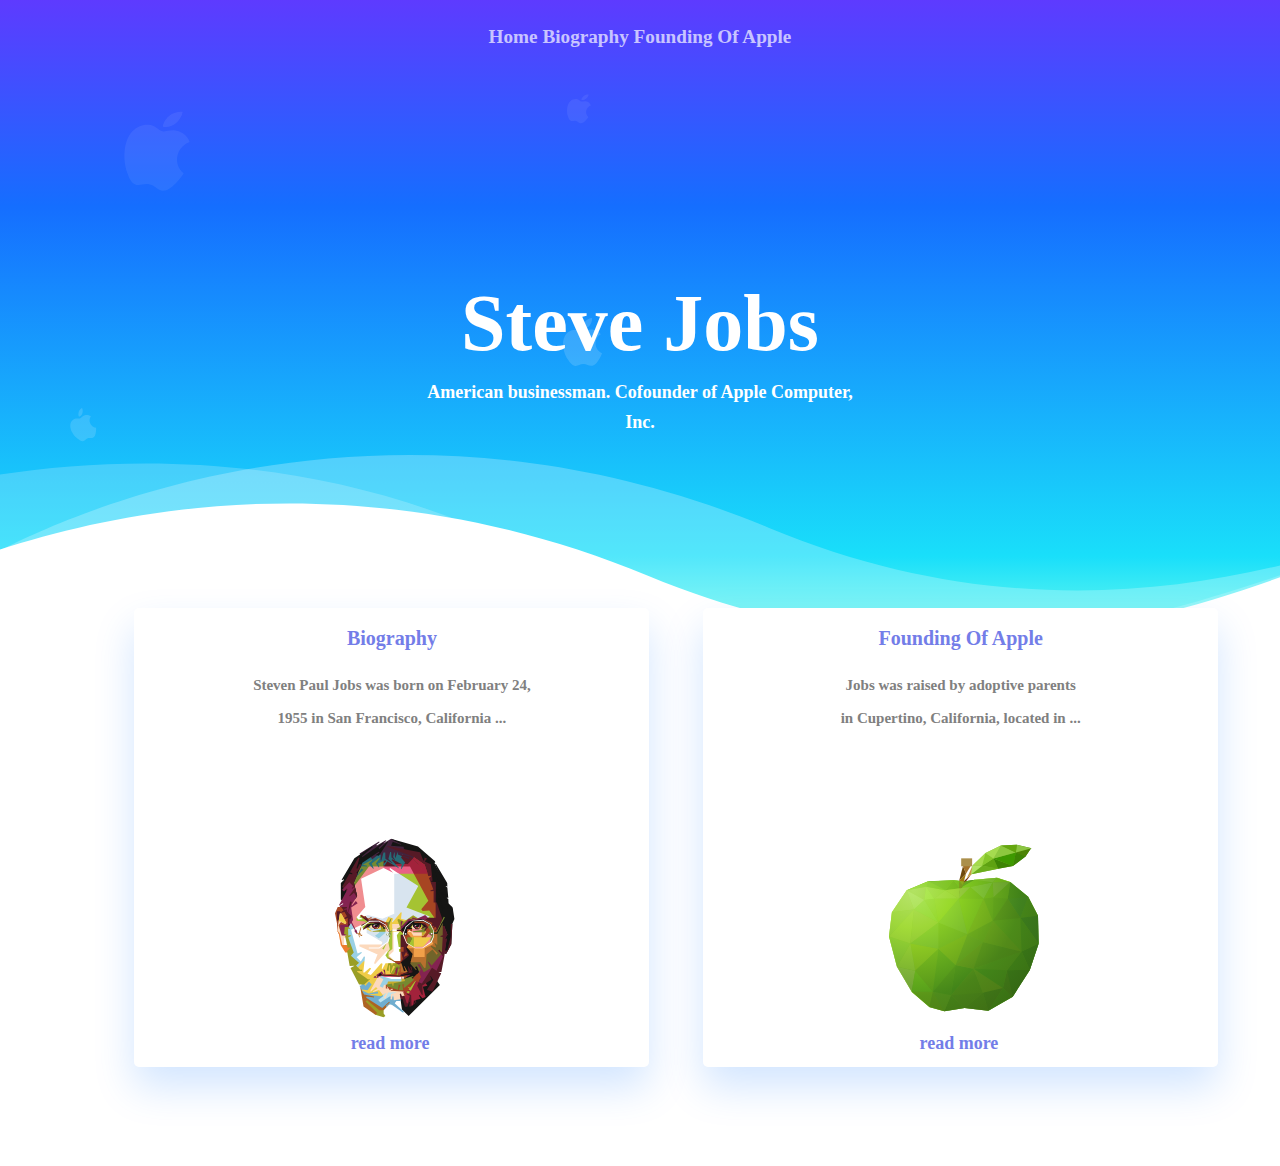
<file: Steve Jobs/Index.html>
<!doctype html>
<html>
<head>
<meta charset=utf8>
<title>Steve Jobs</title>
 <link rel="stylesheet" href="sj.css">
</head>
<body>
<div id="menu"><p id="tp">Home Biography Founding Of Apple</p></div>
<div id="txt"><h1 id="htxt">Steve Jobs</h1><p id="ptxt">American businessman. Cofounder of Apple Computer, Inc.</p></div>
     
  
  
  <div id="bg1"><img src="img/vec1.svg" id="vec1">
      <h1 class="h1">Biography</h1> 
  <p class="p1">Steven Paul Jobs was born on February 24, </p>
  <p class="p1"> 1955 in San Francisco, California ...</p>
    <a href="biography.html" class="a1">read more</a>
  
   </div>
   <div id="bg2"><img src="img/vec2.svg" id="vec2">

   <h1 class="h1">Founding Of Apple</h1> 
  <p class="p1">Jobs was raised by adoptive parents </p>
  <p class="p1"> in Cupertino, California, located in ... </p>
    <a href="FOA.html" class="a1">read more</a>
  </div>
 
      

</body>
</html>
</file>
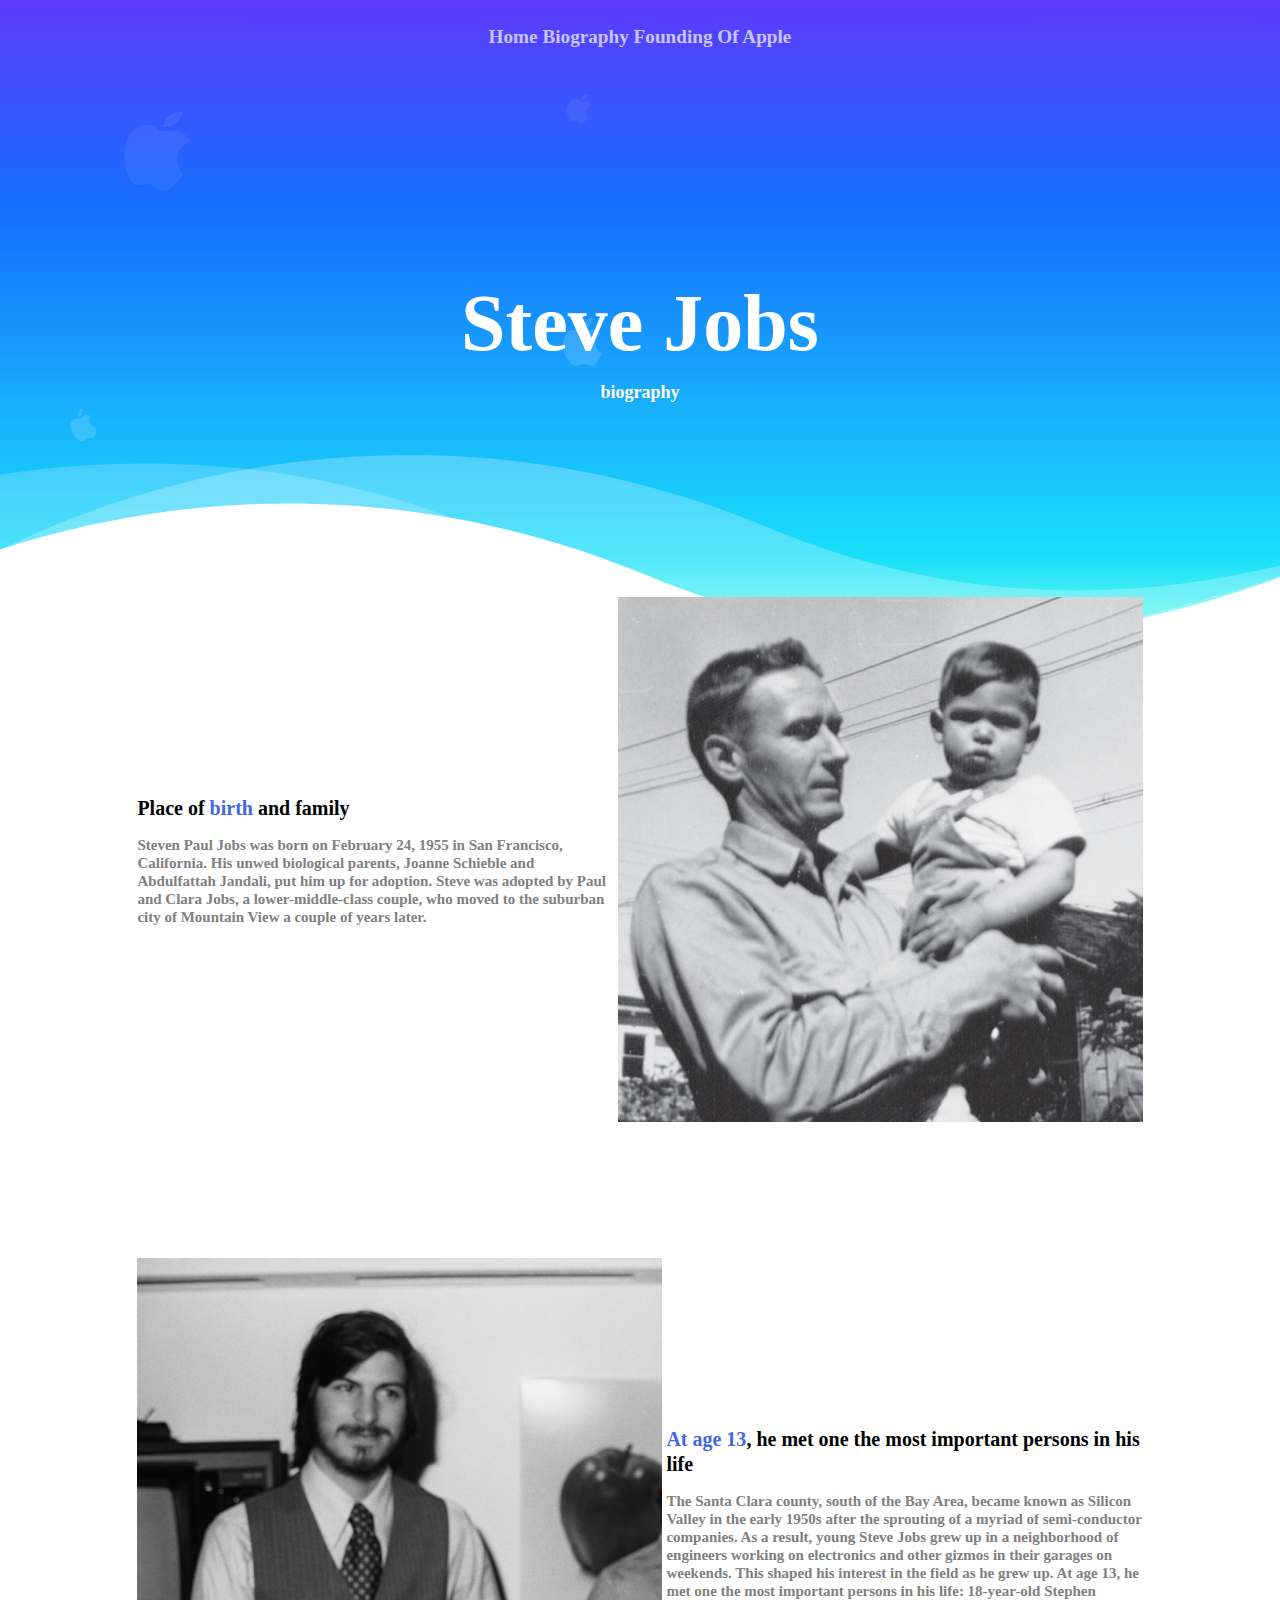
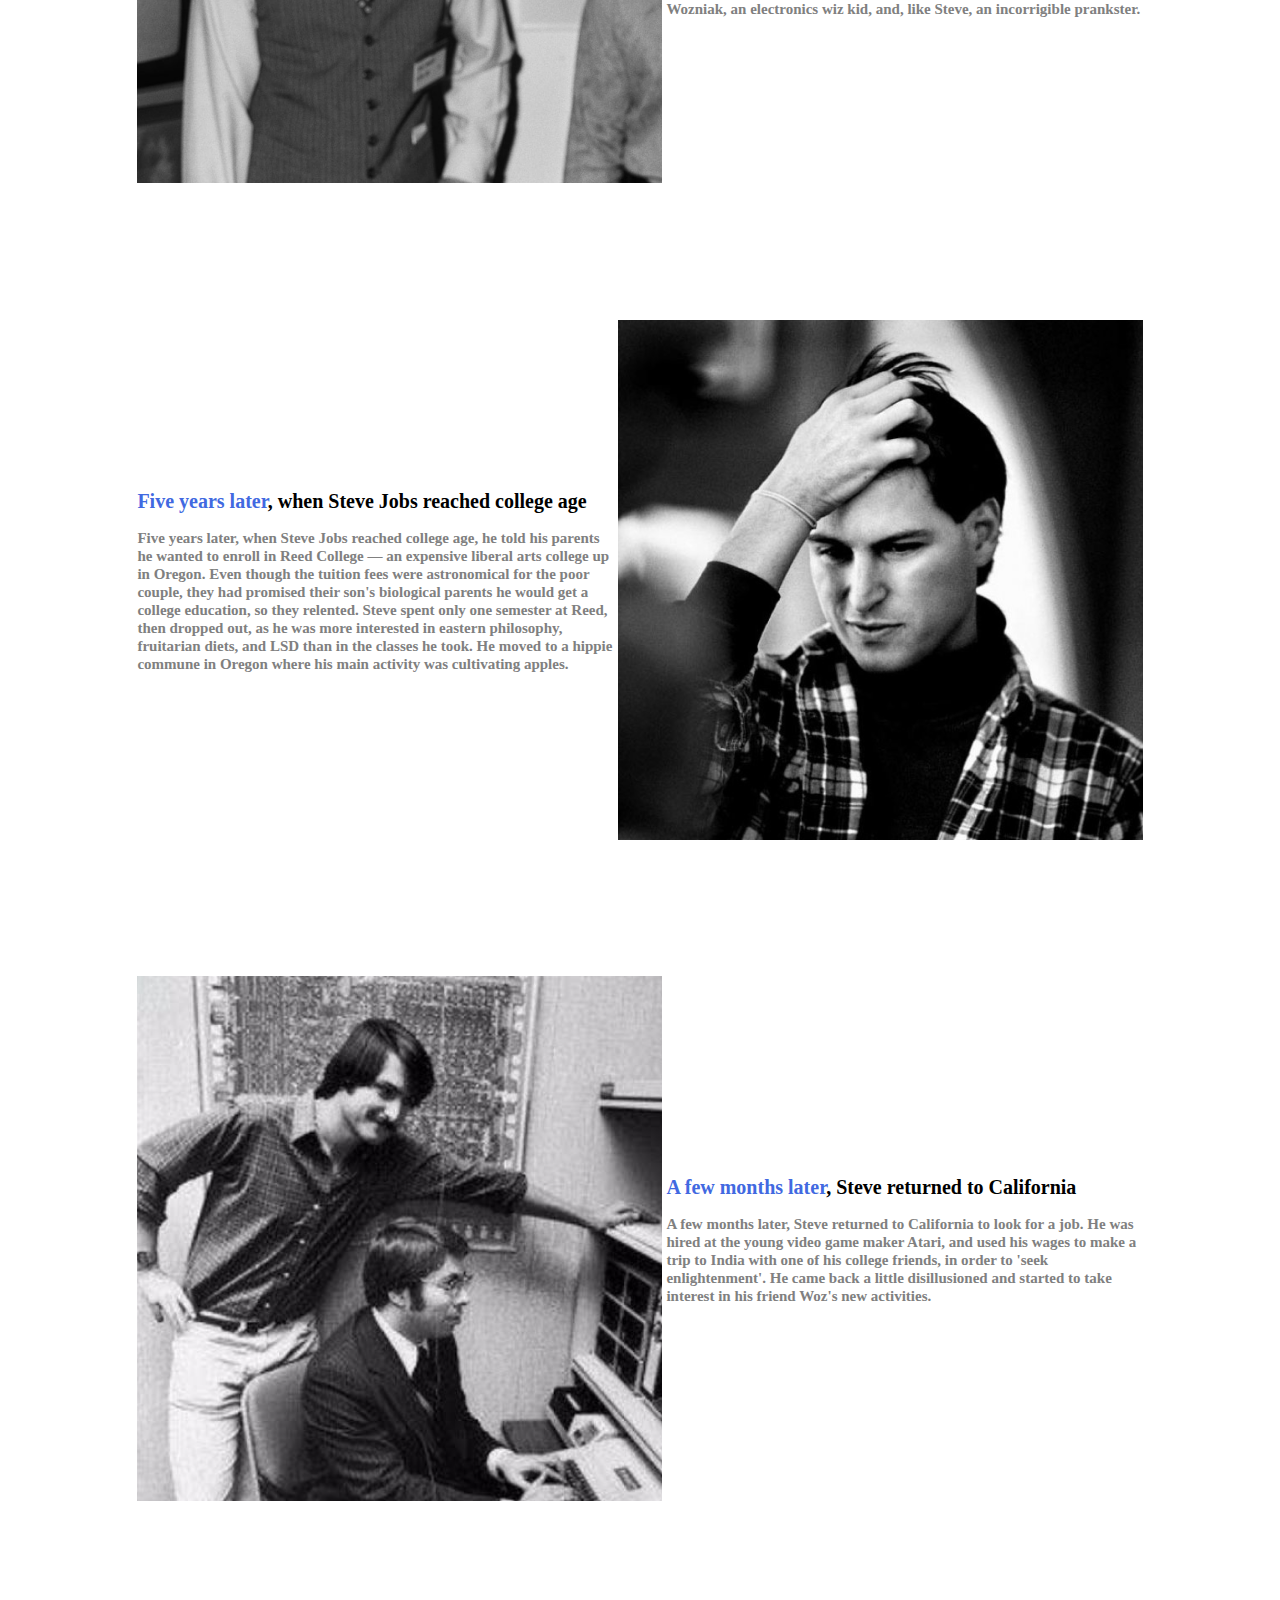
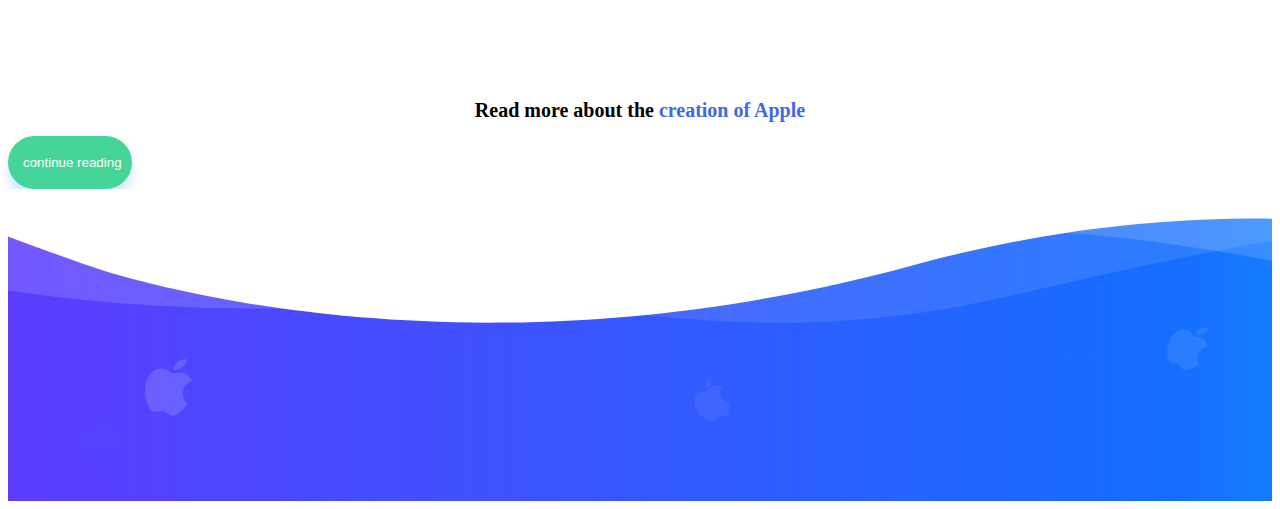
<file: Steve Jobs/biography.html>
<!doctype html>
<html>
<head>
<meta charset=utf8>
<title>Steve Jobs</title>
 <link rel="stylesheet" href="sj.css">
</head>
<body>
 <div id="menu"><p id="tp">Home Biography Founding Of Apple</p></div>
 <div id="txt"><h1 id="htxt">Steve Jobs</h1><p id="ptxt">biography</p></div>
 <table id="ftb">
  <td >
  <h1>Place of <span id="b">birth</span> and family</h1>
  <p>Steven Paul Jobs was born on February 24, 1955 in San Francisco, California.
  His unwed biological parents, Joanne Schieble and Abdulfattah Jandali, put him up for adoption. 
  Steve was adopted by Paul and Clara Jobs, 
  a lower-middle-class couple, who moved to the suburban city of Mountain View a couple of years later.</p>
  </td>
  <td>
  <img src="img/image1.png">
  </td>
 </table>


 <table>
  <td >
    <img src="img/image2.png" id="td" >
  </td>
  <td >
 <h1><span id="b">At age 13</span>, he met one the most important persons in his life</h1>
  <p>The Santa Clara county, south of the Bay Area, became known as Silicon Valley in the early 1950s after the sprouting of
  a myriad of semi-conductor companies. As a result, young Steve Jobs grew up in a neighborhood of engineers working on
  electronics and other gizmos in their garages on weekends. This shaped his interest in the field as he grew up.
  At age 13, he met one the most important persons in his life: 18-year-old Stephen Wozniak, an electronics wiz kid, and,
  like Steve, an incorrigible prankster.</p>
  </td>
 </table> 
  
  


 <table>
  <td>
  <h1><span id="b">Five years later</span>, when Steve Jobs reached college age</h1>
  <p>Five years later, when Steve Jobs reached college age, he told his parents he wanted to enroll in Reed College 
  — an expensive liberal arts college up in Oregon. Even though the tuition fees were astronomical for the poor couple, 
  they had promised their son's biological parents he would get a college education, so they relented. Steve spent only 
  one semester at Reed, then dropped out, as he was more interested in eastern philosophy, fruitarian diets, and LSD than 
  in the classes he took. He moved to a hippie commune in Oregon where his main activity was cultivating apples.</p>
  </td>
  <td>
   <img src="img/image3.png">
  </td>
 </table>
  
  <table>
  <td >
  <img src="img/image4.png" id="td">
  </td>
  <td >
  <h1><span id="b">A few months later</span>, Steve returned to California</h1>
  <p>A few months later, Steve returned to California to look for a job. He was hired at the young video game maker Atari,
  and used his wages to make a trip to India with one of his college friends, in order to 'seek enlightenment'. He came 
  back a little disillusioned and started to take interest in his friend Woz's new activities.</p>
  </td>
 </table> 


<h1 id="h">Read more about the <span id="b">creation of Apple</span></h1>
<form action="FOA.html">
<button>continue reading</button>
</form>
<div id="pat"></div>
</body>
</html>
</file>
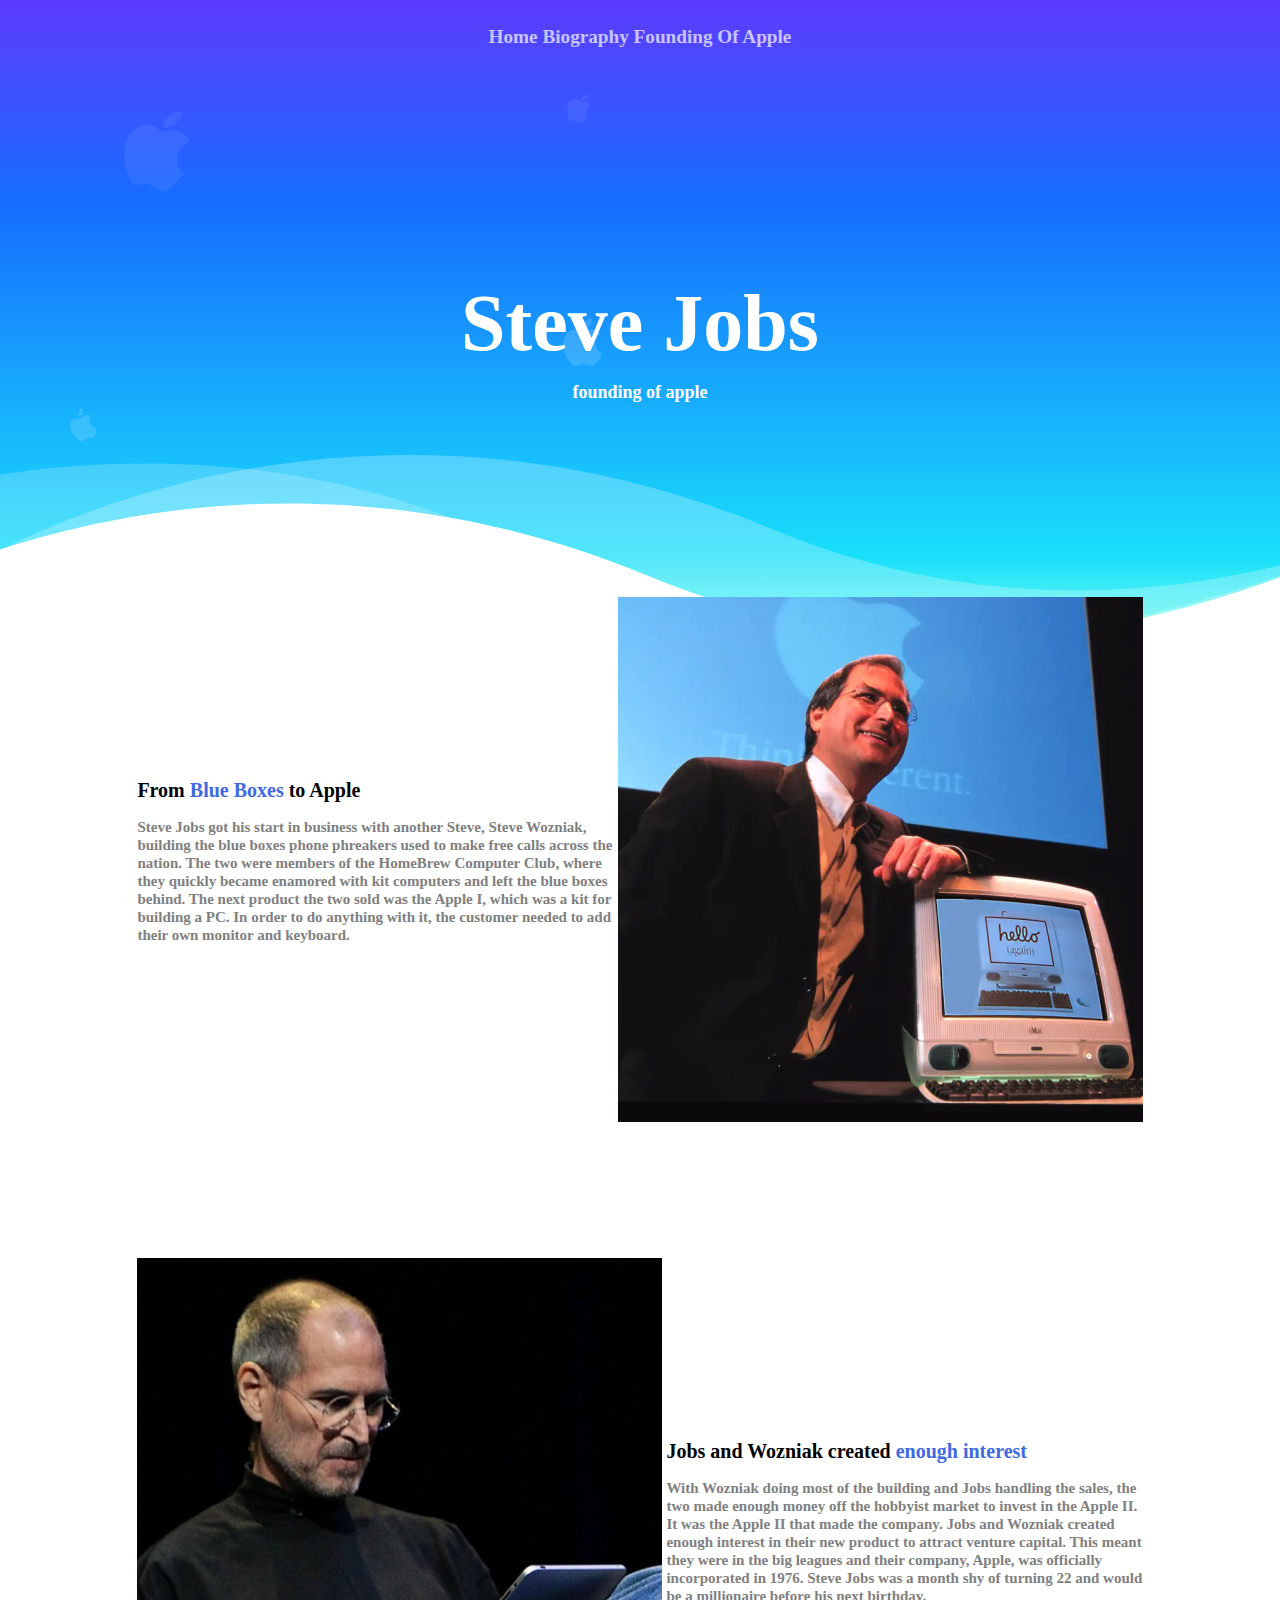
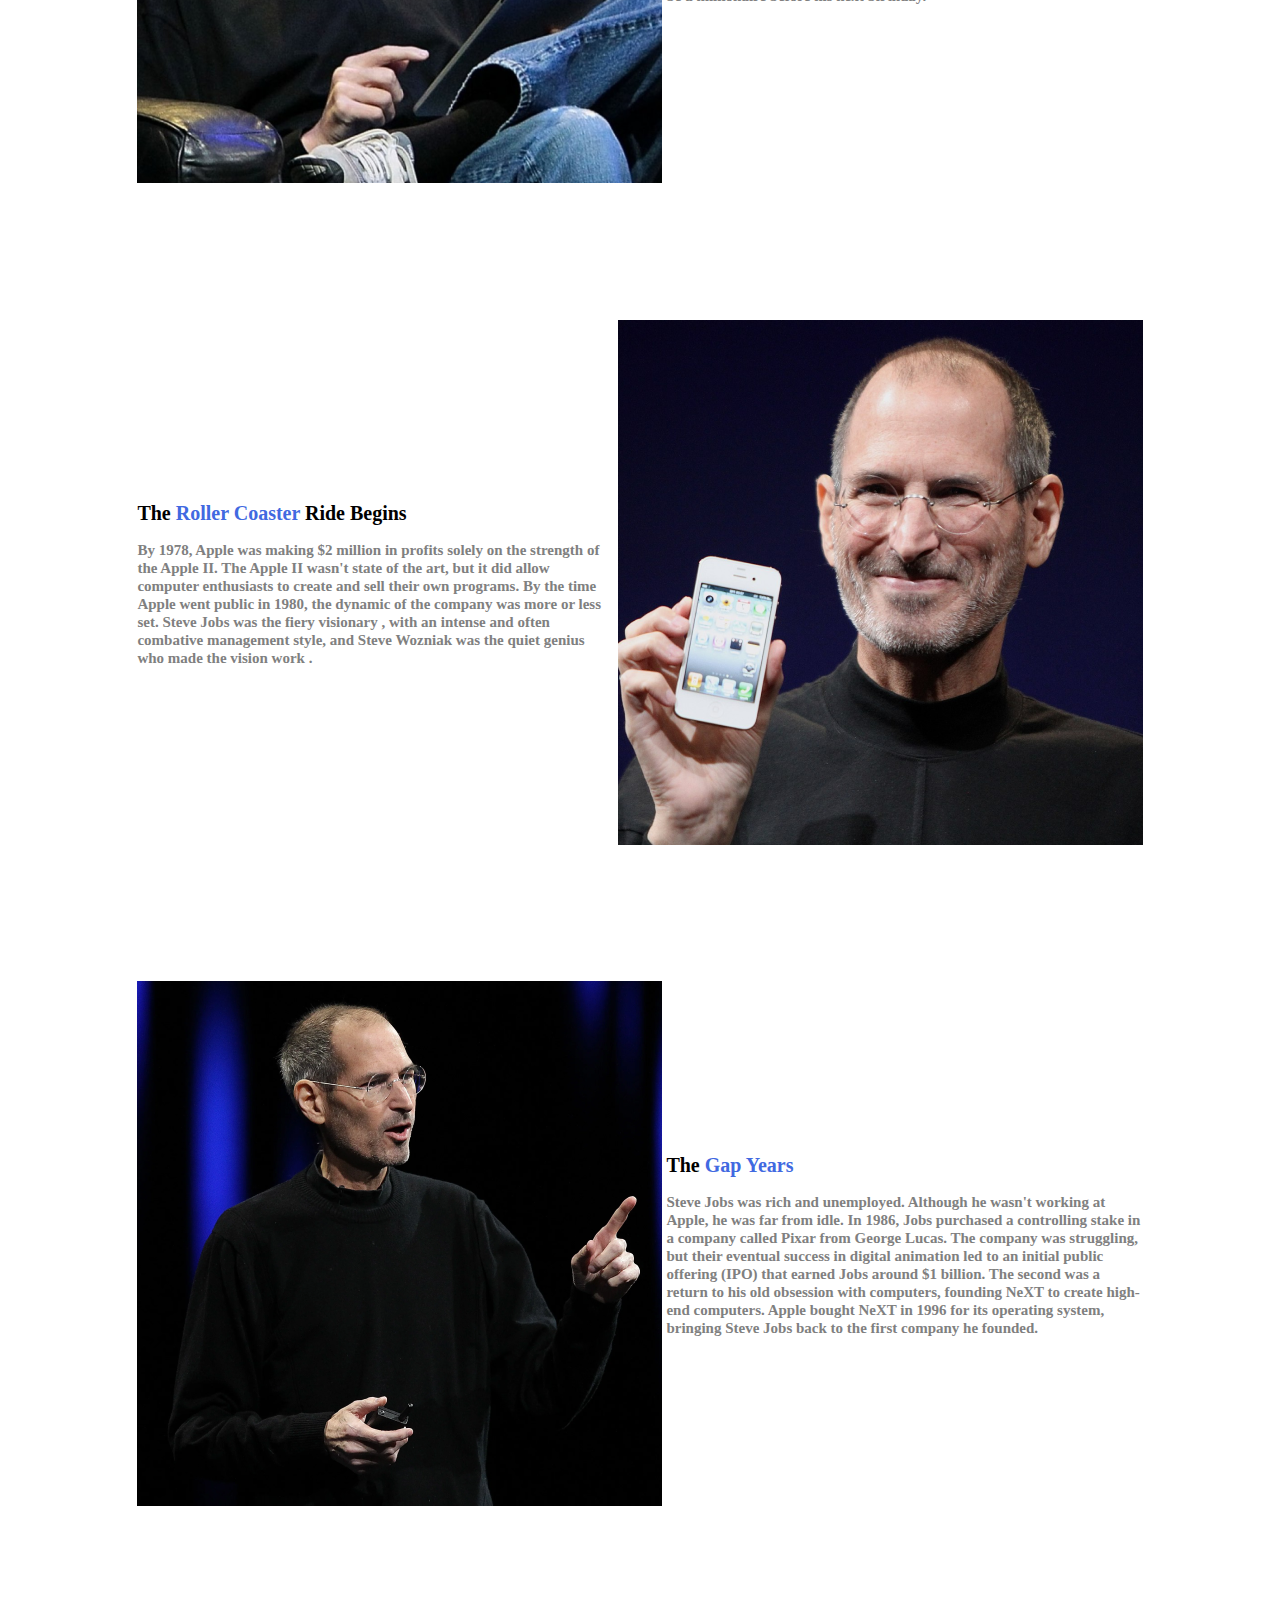
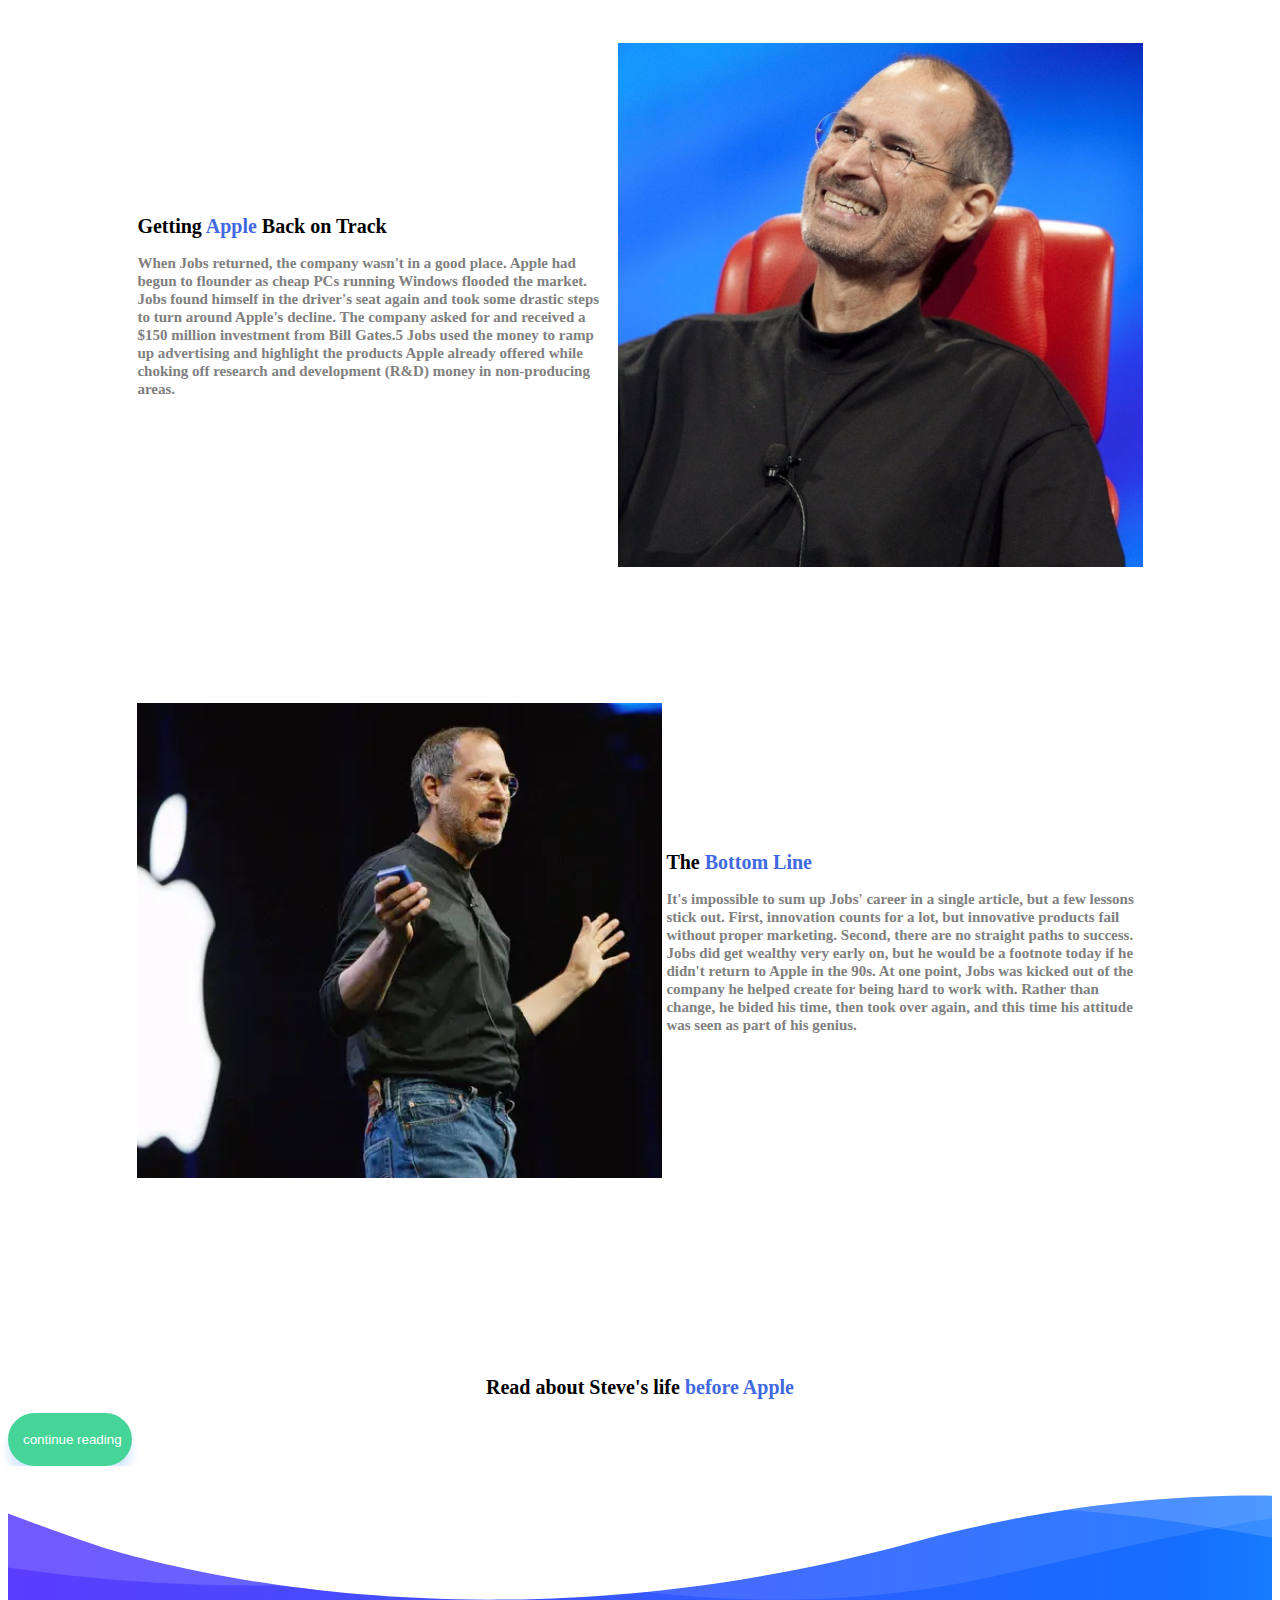
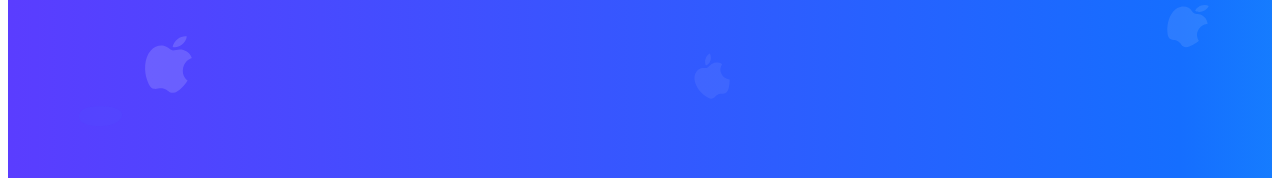
<file: Steve Jobs/FOA.html>
<!doctype html>
<html>
<head>
<meta charset=utf8>
<title>Steve Jobs</title>
 <link rel="stylesheet" href="sj.css">
</head>
<body>
 <div id="menu"><p id="tp">Home Biography Founding Of Apple</p></div>
 <div id="txt"><h1 id="htxt">Steve Jobs</h1><p id="ptxt">founding of apple</p></div>
 <table id="ftb">
  <td >
  <h1>From <span id="b">Blue Boxes</span> to Apple</h1>
  <p>Steve Jobs got his start in business with another Steve, Steve Wozniak, building the blue boxes 
phone phreakers used to make free calls across the nation.
The two were members of the HomeBrew Computer Club, where they quickly became enamored with kit computers
 and left the blue boxes behind. 
The next product the two sold was the Apple I, which was a kit for building a PC. In order to do anything with 
it, the customer needed to add their own monitor and keyboard.
</p>
  </td>
  <td>
  <img src="img/image5.png">
  </td>
 </table>


 <table>
  <td >
    <img src="img/image6.png" id="td" >
  </td>
  <td >
 <h1>Jobs and Wozniak created  <span id="b">enough interest</span></h1>
  <p>With Wozniak doing most of the building and Jobs handling the sales, the two made enough money off the hobbyist 
market to invest in the Apple II. It was the Apple II that made the company. Jobs and Wozniak created enough interest 
in their new product to attract venture capital. This meant they were in the big leagues and their company, Apple, was 
officially incorporated in 1976.
 Steve Jobs was a month shy of turning 22 and would be a millionaire before his next birthday.</p>
  </td>
 </table> 
 <table>
  <td>
  <h1>The <span id="b">Roller Coaster</span> Ride Begins</h1>
  <p>By 1978, Apple was making $2 million in profits solely on the strength of the Apple II. The Apple II wasn't 
state of
 the art, but it did allow computer enthusiasts to create and sell their own programs. 
By the time Apple went public in 1980, the dynamic of the company was more or less set. Steve Jobs was the fiery
 visionary
, with an intense and often combative management style, and Steve Wozniak was the quiet genius who made the vision work
. </p>
  </td>
  <td>
   <img src="img/image7.png">
  </td>
 </table>
  
  <table>
  <td >
  <img src="img/image8.png" id="td">
  </td>
  <td >
  <h1>The <span id="b">Gap Years</span></h1>
  <p>Steve Jobs was rich and unemployed. Although he wasn't working at Apple, he was far from idle. In 1986, Jobs 
purchased a controlling stake in a company called Pixar from George Lucas. The company was struggling, but their eventual
 success in digital animation led to an initial public offering (IPO) that earned Jobs around $1 billion.
The second was a return to his old obsession with computers,
 founding NeXT to create high-end computers. Apple bought NeXT
 in 1996 for its operating system, bringing Steve Jobs back to the first company he founded.</p>
  </td>
 </table> 
 <table>
  <td>
  <h1>Getting <span id="b">Apple</span> Back on Track</h1>
  <p>When Jobs returned, the company wasn't in a good place. Apple had begun to flounder as cheap PCs running Windows 
flooded the market. Jobs found himself in the driver's seat again and took some drastic steps to turn around Apple's 
decline. The company asked for and received a $150 million investment from Bill Gates.5﻿ Jobs used the money to ramp up 
advertising and highlight the products Apple already offered while choking off research and development (R&D) money in 
non-producing areas.</p>
  </td>
  <td>
   <img src="img/image9.png">
  </td>
 </table>

  <table>
  <td >
  <img src="img/image10.png" id="td">
  </td>
  <td >
  <h1>The <span id="b">Bottom Line</span></h1>
  <p>It's impossible to sum up Jobs' career in a single article, but a few lessons stick out. First, innovation counts 
for a lot, but innovative products fail without proper marketing. Second, there are no straight paths to success. Jobs 
did get wealthy very early on, but he would be a footnote today if he didn't return to Apple in the 90s. At one point, 
Jobs was kicked out of the company he helped create for being hard to work with. Rather than change, he bided his time,
 then took over again, and this time his attitude was seen as part of his genius.</p>
  </td>
 </table> 



<h1 id="h">Read about Steve's life<span id="b"> before Apple</span></h1>
<form action="biography.html">
<button>continue reading</button>
</form>
<div id="pat"></div>
</body>
</html>
</file>
<file: Steve Jobs/sj.css>
a{
text-decoration: none;
font-family: Poppins;
font-style: normal;
font-weight: bold;
font-size: 18px;
line-height: 25px;
/* identical to box height, or 125% */
text-align: center;
color: #c0c0c0;
}

p {
font-family: Poppins;
font-style: normal;
font-weight: bold;
font-size: 15px;
line-height: 18px;
color: #808080;
}
h1{
font-family: Poppins;
font-style: normal;
font-weight: bold;
font-size: 20px;
line-height: 25px;
}
.h1{
top: -39%;
text-align: center;
position: relative;
color: #737DE8;
}
.p1{
position: relative;
top: -37%;
text-align: center;
}


.a1{
left: 42%;
top: 26%;
position: relative;
color: #737DE8;
}

#vec1{
height: 180px;
width: 120px;
left: 39%;
position: relative;
top: 50%;
}

#bg1 {
height: 459px;
width: 515px;
left: 10%;
top: 600px;
background: #FFFFFF;
box-shadow: 0px 20px 40px rgba(0, 110, 253, 0.18);
border-radius: 5px;
position: relative;
}
#bg2 {
position: relative;
height: 459px;
width: 515px;
left: 55%;
top: 141px;
background: #FFFFFF;
box-shadow: 0px 20px 40px rgba(0, 110, 253, 0.18);
border-radius: 5px;

}
 #vec2{
width: 150.66px;
height: 180px;
left: 36%;
top: 50%;

position: relative;
}

#ftb{
margin-top:47%
}
h1{
font-family: Poppins;
font-style: normal;

}
table{
margin:10%
}
 }
img {
position: relative;
width: 300px;
height:300px;
}
 #c {
color:#737DE8;
text-align:center;

}
 #h{
padding-top: 5%;
text-align: center;
}
#b {
 color: #4169E1;
 }
#pat {
width:100%;
height: 312px;
background-image: url(img/pat.svg);
background-repeat:no-repeat;
}
body{
background: url(img/pattern.svg);
background-repeat:no-repeat;
min-height:1150px;
}
button{
flex: none;
border: 0;
align-self: center;
flex-grow: 0;
display: flex;
flex-direction: row;
align-items: center;
padding: 5px 10px 5px 15px;
height: 53px;
left: 45.31%;
background: #46D599;
box-shadow: 0px 10px 10px rgba(0, 110, 253, 0.17);
border-radius: 27.5px;
color:#FFFFFF;
text-align: center;
}
#menu{

position: absolute;
left: 30%;
right: 30%;
top: 1%;
bottom: 98.38%;


}
#tp {
font-size:120%;
text-align: center;
/* identical to box height, or 140% */
color: rgba(255, 255, 255, 0.7);
}

#txt{
position: absolute;
left: 31.82%;
right: 31.82%;
top: 4.37%;
bottom: 91.94%;
}
#ptxt{
position: absolute;
height: 30px;
left: 3%;
right: 3%;
top: 320px;
font-weight: 600;
font-size: 18px;
line-height: 30px;
/* identical to box height, or 167% */
text-align: center;

color: #FFFFFF;
}
#htxt{
position: absolute;
height: 105px;
left: 1%;
right: 1%;
top: 175px;
font-size: 80px;
line-height: 110px;
/* or 137% */
text-align: center;

color: #FFFFFF;
}
</file>
